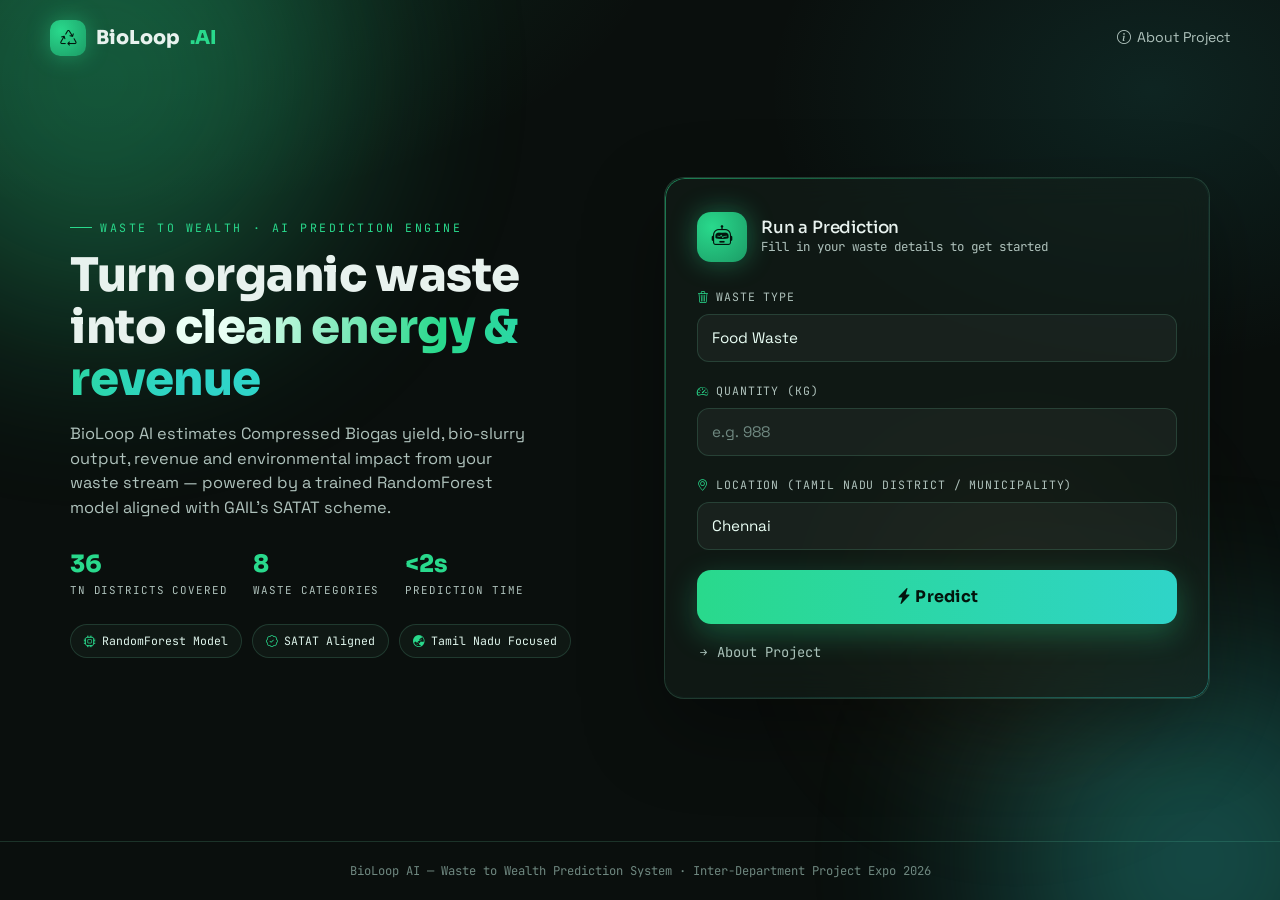
<file: templates/index.html>
<!DOCTYPE html>
<html lang="en">
<head>
<meta charset="UTF-8">
<meta name="viewport" content="width=device-width, initial-scale=1.0">
<title>BioLoop AI — Waste to Wealth Prediction System</title>

<link href="https://cdn.jsdelivr.net/npm/bootstrap@5.3.3/dist/css/bootstrap.min.css" rel="stylesheet">
<link rel="stylesheet" href="https://cdn.jsdelivr.net/npm/bootstrap-icons@1.11.3/font/bootstrap-icons.css">
<link rel="stylesheet" href="https://unpkg.com/aos@2.3.1/dist/aos.css">
<link rel="preconnect" href="https://fonts.googleapis.com">
<link href="https://fonts.googleapis.com/css2?family=Sora:wght@400;600;700;800&family=Space+Grotesk:wght@400;500;600;700&family=JetBrains+Mono:wght@400;500&display=swap" rel="stylesheet">

<style>
:root{
  --void:#0a0f0d;
  --panel:#0f1a16;
  --glass: rgba(20, 34, 28, 0.55);
  --glass-border: rgba(122, 235, 184, 0.16);
  --emerald:#29d98c;
  --emerald-dim:#1c9c66;
  --cyan:#2fd4c8;
  --amber:#f2b84b;
  --mist:#afc2bc;
  --mist-dim:#6f8880;
  --font-display:'Sora', sans-serif;
  --font-body:'Space Grotesk', sans-serif;
  --font-mono:'JetBrains Mono', monospace;
  --radius:20px;
}
*{ box-sizing:border-box; }
html{ scroll-behavior:smooth; }
body{
  background:
    radial-gradient(ellipse 900px 500px at 10% -10%, rgba(41,217,140,0.14), transparent 60%),
    radial-gradient(ellipse 700px 500px at 90% 10%, rgba(47,212,200,0.11), transparent 55%),
    var(--void);
  color:#e8f2ee;
  font-family:var(--font-body);
  min-height:100vh;
  overflow-x:hidden;
  display:flex; flex-direction:column;
}
::selection{ background:var(--emerald); color:#04140d; }
h1,h2,h3,h4,h5{ font-family:var(--font-display); letter-spacing:-0.01em; }
.mono{ font-family:var(--font-mono); }

/* ambient */
.blob{ position:fixed; border-radius:50%; filter:blur(100px); z-index:0; pointer-events:none; opacity:.32; }
.blob-1{ width:480px; height:480px; background:var(--emerald); top:-160px; left:-140px; animation:float1 14s ease-in-out infinite; }
.blob-2{ width:400px; height:400px; background:var(--cyan); bottom:-160px; right:-120px; animation:float2 16s ease-in-out infinite; }
.blob-3{ width:240px; height:240px; background:var(--amber); top:55%; left:70%; opacity:.12; animation:float1 20s ease-in-out infinite reverse; }
@keyframes float1{ 0%,100%{ transform:translate(0,0);} 50%{ transform:translate(40px,50px);} }
@keyframes float2{ 0%,100%{ transform:translate(0,0);} 50%{ transform:translate(-40px,-40px);} }
#particles{ position:fixed; inset:0; z-index:0; pointer-events:none; }
#particles span{
  position:absolute; width:3px; height:3px; border-radius:50%; background:var(--emerald); opacity:.5;
  animation:drift linear infinite;
}
@keyframes drift{ 0%{ transform:translateY(0) translateX(0); opacity:0; } 10%{opacity:.6;} 90%{opacity:.4;} 100%{ transform:translateY(-110vh) translateX(20px); opacity:0; } }

.wrap{ position:relative; z-index:1; max-width:1180px; margin:0 auto; padding:0 20px; width:100%; }

/* topbar */
.topbar{ padding:20px 0; }
.brand{ font-family:var(--font-display); font-weight:800; font-size:1.2rem; display:flex; align-items:center; gap:10px; }
.brand .logo-ring{ width:36px; height:36px; border-radius:10px; display:flex; align-items:center; justify-content:center; background:radial-gradient(circle at 30% 30%, var(--emerald), var(--emerald-dim)); color:#03140c; font-size:1.05rem; box-shadow:0 0 22px rgba(41,217,140,.45); }
.brand .dot{ color:var(--emerald); }
.nav-link-ghost{ color:var(--mist); text-decoration:none; font-size:.88rem; display:flex; align-items:center; gap:6px; transition:.25s; }
.nav-link-ghost:hover{ color:var(--emerald); }

/* main */
main{ flex:1; display:flex; align-items:center; padding:20px 0 60px; }
.hero-copy{ padding-right:20px; }
.eyebrow{ font-family:var(--font-mono); font-size:.72rem; letter-spacing:.22em; text-transform:uppercase; color:var(--emerald); display:flex; align-items:center; gap:.5rem; margin-bottom:14px; }
.eyebrow::before{ content:''; width:22px; height:1px; background:var(--emerald); display:inline-block; }
.hero-copy h1{ font-size:clamp(2.1rem, 4vw, 2.9rem); font-weight:800; line-height:1.12; margin-bottom:16px; }
.hero-copy h1 .grad{ background:linear-gradient(100deg,#eafff5 10%, var(--emerald) 50%, var(--cyan) 85%); -webkit-background-clip:text; background-clip:text; -webkit-text-fill-color:transparent; }
.hero-copy p.lead-sub{ color:var(--mist); font-size:1.02rem; max-width:460px; margin-bottom:26px; }

.stat-row{ display:flex; gap:26px; margin-top:8px; flex-wrap:wrap; }
.stat-row .stat{ }
.stat-row .stat .num{ font-family:var(--font-display); font-weight:800; font-size:1.5rem; color:var(--emerald); }
.stat-row .stat .lbl{ font-family:var(--font-mono); font-size:.68rem; letter-spacing:.08em; text-transform:uppercase; color:var(--mist); }

.chip-row{ display:flex; gap:10px; flex-wrap:wrap; margin-top:26px; }
.mini-chip{ font-family:var(--font-mono); font-size:.72rem; padding:7px 13px; border-radius:20px; background:var(--glass); border:1px solid var(--glass-border); color:#dff5ec; display:inline-flex; align-items:center; gap:6px; }
.mini-chip i{ color:var(--emerald); }

/* form card */
.form-card{
  background:var(--glass); border:1px solid var(--glass-border); border-radius:var(--radius);
  backdrop-filter:blur(16px); -webkit-backdrop-filter:blur(16px);
  padding:34px 32px; position:relative; overflow:hidden;
  box-shadow:0 30px 80px rgba(0,0,0,.35);
}
.form-card::before{
  content:''; position:absolute; inset:0; padding:1px; border-radius:var(--radius);
  background:linear-gradient(135deg, rgba(41,217,140,.55), transparent 45%, rgba(47,212,200,.4));
  -webkit-mask:linear-gradient(#000 0 0) content-box, linear-gradient(#000 0 0);
  -webkit-mask-composite:xor; mask-composite:exclude; pointer-events:none;
}
.form-card .form-head{ display:flex; align-items:center; gap:14px; margin-bottom:26px; }
.form-card .form-head .ic{
  width:50px; height:50px; border-radius:14px; display:flex; align-items:center; justify-content:center;
  background:radial-gradient(circle at 30% 30%, var(--emerald), var(--emerald-dim)); color:#03140c; font-size:1.3rem;
  box-shadow:0 0 26px rgba(41,217,140,.4); animation:pulseGlow 2.6s ease-in-out infinite;
}
@keyframes pulseGlow{ 0%,100%{ box-shadow:0 0 20px rgba(41,217,140,.35);} 50%{ box-shadow:0 0 36px rgba(41,217,140,.7);} }
.form-card .form-head h5{ font-size:1.05rem; margin:0; }
.form-card .form-head .sub{ font-size:.78rem; color:var(--mist); font-family:var(--font-mono); }

.field-label{ font-family:var(--font-mono); font-size:.72rem; letter-spacing:.08em; text-transform:uppercase; color:var(--mist); margin-bottom:8px; display:flex; align-items:center; gap:6px; }
.field-label i{ color:var(--emerald); }

.form-select, .form-control{
  background:rgba(255,255,255,0.04); border:1px solid var(--glass-border); color:#eafff5;
  border-radius:12px; padding:12px 14px; font-family:var(--font-body); font-size:.95rem;
  transition:border-color .25s ease, box-shadow .25s ease, background .25s ease;
}
.form-select:focus, .form-control:focus{
  background:rgba(255,255,255,0.06); border-color:var(--emerald); box-shadow:0 0 0 4px rgba(41,217,140,.15); color:#fff;
}
.form-select option{ background:#0f1a16; color:#eafff5; }
.form-control::placeholder{ color:var(--mist-dim); }
.mb-field{ margin-bottom:20px; }

.btn-predict{
  width:100%; border:none; border-radius:14px; padding:15px; font-family:var(--font-display); font-weight:700;
  font-size:1rem; letter-spacing:.02em; color:#03140c; position:relative; overflow:hidden;
  background:linear-gradient(90deg, var(--emerald), var(--cyan));
  box-shadow:0 10px 30px rgba(41,217,140,.3);
  transition:transform .25s ease, box-shadow .25s ease;
  display:flex; align-items:center; justify-content:center; gap:10px;
}
.btn-predict:hover{ transform:translateY(-2px); box-shadow:0 14px 40px rgba(41,217,140,.45); color:#03140c; }
.btn-predict:active{ transform:translateY(0); }
.btn-predict .ripple{ position:absolute; border-radius:50%; background:rgba(255,255,255,.5); transform:scale(0); animation:rippleAnim .6s linear; pointer-events:none; }
@keyframes rippleAnim{ to{ transform:scale(3); opacity:0; } }
.btn-predict.loading .btn-text{ opacity:0; }
.btn-predict .spinner-ring{ position:absolute; width:20px; height:20px; border-radius:50%; border:2.5px solid rgba(4,20,12,.25); border-top-color:#03140c; opacity:0; animation:spin .8s linear infinite; }
.btn-predict.loading .spinner-ring{ opacity:1; }
@keyframes spin{ to{ transform:rotate(360deg); } }

.about-link{
  display:inline-flex; align-items:center; gap:6px; margin-top:18px; color:var(--mist); text-decoration:none;
  font-size:.86rem; font-family:var(--font-mono); transition:.25s;
}
.about-link:hover{ color:var(--emerald); gap:9px; }

footer{ padding:20px 0; border-top:1px solid var(--glass-border); }
footer .fnote{ text-align:center; color:var(--mist-dim); font-size:.76rem; font-family:var(--font-mono); }

@media (max-width:991px){
  .hero-copy{ padding-right:0; margin-bottom:36px; text-align:center; }
  .hero-copy p.lead-sub{ margin-left:auto; margin-right:auto; }
  .stat-row, .chip-row{ justify-content:center; }
}
</style>
</head>
<body>

<div id="particles"></div>
<div class="blob blob-1"></div>
<div class="blob blob-2"></div>
<div class="blob blob-3"></div>

<div class="wrap topbar d-flex justify-content-between align-items-center">
  <div class="brand"><div class="logo-ring"><i class="bi bi-recycle"></i></div> BioLoop<span class="dot">.AI</span></div>
  <a href="#about" class="nav-link-ghost"><i class="bi bi-info-circle"></i> About Project</a>
</div>

<main>
  <div class="wrap">
    <div class="row align-items-center g-5">

      <!-- LEFT: COPY -->
      <div class="col-lg-6">
        <div class="hero-copy" data-aos="fade-right">
          <div class="eyebrow">WASTE TO WEALTH · AI PREDICTION ENGINE</div>
          <h1>Turn organic waste into <span class="grad">clean energy &amp; revenue</span></h1>
          <p class="lead-sub">BioLoop AI estimates Compressed Biogas yield, bio-slurry output, revenue and environmental impact from your waste stream — powered by a trained RandomForest model aligned with GAIL's SATAT scheme.</p>

          <div class="stat-row">
            <div class="stat"><div class="num">36</div><div class="lbl">TN Districts Covered</div></div>
            <div class="stat"><div class="num">8</div><div class="lbl">Waste Categories</div></div>
            <div class="stat"><div class="num">&lt;2s</div><div class="lbl">Prediction Time</div></div>
          </div>

          <div class="chip-row">
            <span class="mini-chip"><i class="bi bi-cpu"></i> RandomForest Model</span>
            <span class="mini-chip"><i class="bi bi-patch-check"></i> SATAT Aligned</span>
            <span class="mini-chip"><i class="bi bi-globe-asia-australia"></i> Tamil Nadu Focused</span>
          </div>
        </div>
      </div>

      <!-- RIGHT: FORM -->
      <div class="col-lg-6">
        <div class="form-card" data-aos="fade-left">
          <div class="form-head">
            <div class="ic"><i class="bi bi-robot"></i></div>
            <div>
              <h5>Run a Prediction</h5>
              <div class="sub">Fill in your waste details to get started</div>
            </div>
          </div>

          <form id="predictForm" action="/predict" method="POST">

            <div class="mb-field">
              <label class="field-label" for="waste_type"><i class="bi bi-trash3"></i> Waste Type</label>
              <select class="form-select" id="waste_type" name="waste_type" required>
                <option value="Food Waste" selected>Food Waste</option>
                <option value="Vegetable Market Waste">Vegetable Market Waste</option>
                <option value="Fruit Waste">Fruit Waste</option>
                <option value="Poultry Waste">Poultry Waste</option>
                <option value="Dairy Waste">Dairy Waste</option>
                <option value="Slaughterhouse Waste">Slaughterhouse Waste</option>
                <option value="Agricultural Residue">Agricultural Residue</option>
                <option value="Municipal Solid Waste">Municipal Solid Waste (Wet Fraction)</option>
              </select>
            </div>

            <div class="mb-field">
              <label class="field-label" for="quantity"><i class="bi bi-speedometer2"></i> Quantity (kg)</label>
              <input type="number" class="form-control" id="quantity" name="quantity" placeholder="e.g. 988" min="1" step="0.1" required>
            </div>

            <div class="mb-field">
              <label class="field-label" for="location"><i class="bi bi-geo-alt"></i> Location (Tamil Nadu District / Municipality)</label>
              <select class="form-select" id="location" name="location" required>
                <option value="Chennai" selected>Chennai</option>
                <option value="Coimbatore">Coimbatore</option>
                <option value="Madurai">Madurai</option>
                <option value="Tiruchirappalli">Tiruchirappalli (Trichy)</option>
                <option value="Salem">Salem</option>
                <option value="Tirunelveli">Tirunelveli</option>
                <option value="Tiruppur">Tiruppur</option>
                <option value="Erode">Erode</option>
                <option value="Vellore">Vellore</option>
                <option value="Thoothukudi">Thoothukudi (Tuticorin)</option>
                <option value="Dindigul">Dindigul</option>
                <option value="Thanjavur">Thanjavur</option>
                <option value="Ranipet">Ranipet</option>
                <option value="Sivakasi">Sivakasi</option>
                <option value="Karur">Karur</option>
                <option value="Udhagamandalam">Udhagamandalam (Ooty)</option>
                <option value="Hosur">Hosur</option>
                <option value="Nagercoil">Nagercoil</option>
                <option value="Kanchipuram">Kanchipuram</option>
                <option value="Kumbakonam">Kumbakonam</option>
                <option value="Cuddalore">Cuddalore</option>
                <option value="Chengalpattu">Chengalpattu</option>
                <option value="Namakkal">Namakkal</option>
                <option value="Karaikudi">Karaikudi</option>
                <option value="Pollachi">Pollachi</option>
                <option value="Rajapalayam">Rajapalayam</option>
                <option value="Pudukkottai">Pudukkottai</option>
                <option value="Virudhunagar">Virudhunagar</option>
                <option value="Krishnagiri">Krishnagiri</option>
                <option value="Dharmapuri">Dharmapuri</option>
                <option value="Ariyalur">Ariyalur</option>
                <option value="Perambalur">Perambalur</option>
                <option value="Nagapattinam">Nagapattinam</option>
                <option value="Tiruvannamalai">Tiruvannamalai</option>
                <option value="Villupuram">Villupuram</option>
                <option value="Theni">Theni</option>
                <option value="Ramanathapuram">Ramanathapuram</option>
              </select>
            </div>

            <button type="submit" class="btn-predict" id="predictBtn">
              <span class="btn-text"><i class="bi bi-lightning-charge-fill"></i> Predict</span>
              <span class="spinner-ring"></span>
            </button>
          </form>

          <a href="#about" class="about-link"><i class="bi bi-arrow-right-short"></i> About Project</a>
        </div>
      </div>

    </div>
  </div>
</main>

<footer>
  <div class="wrap fnote">BioLoop AI — Waste to Wealth Prediction System · Inter-Department Project Expo 2026</div>
</footer>

<script src="https://cdn.jsdelivr.net/npm/bootstrap@5.3.3/dist/js/bootstrap.bundle.min.js" defer></script>
<script src="https://unpkg.com/aos@2.3.1/dist/aos.js" defer></script>
<script>
document.addEventListener('DOMContentLoaded', function(){
  if(window.AOS){ AOS.init({ duration: 700, once: true, easing: 'ease-out-cubic' }); }

  /* ambient rising particles */
  const field = document.getElementById('particles');
  const count = window.innerWidth < 768 ? 16 : 30;
  for(let i=0;i<count;i++){
    const s = document.createElement('span');
    s.style.left = Math.random()*100 + 'vw';
    s.style.bottom = -10 + 'px';
    s.style.animationDuration = (8 + Math.random()*10) + 's';
    s.style.animationDelay = (Math.random()*10) + 's';
    s.style.opacity = (0.2 + Math.random()*0.5);
    field.appendChild(s);
  }

  /* ripple on predict button */
  const btn = document.getElementById('predictBtn');
  btn.addEventListener('click', function(e){
    const circle = document.createElement('span');
    const d = Math.max(btn.clientWidth, btn.clientHeight);
    circle.style.width = circle.style.height = d + 'px';
    circle.style.left = (e.clientX - btn.getBoundingClientRect().left - d/2) + 'px';
    circle.style.top = (e.clientY - btn.getBoundingClientRect().top - d/2) + 'px';
    circle.classList.add('ripple');
    btn.appendChild(circle);
    setTimeout(()=>circle.remove(), 650);
  });

  /* loading state on submit — form still posts normally to Flask */
  document.getElementById('predictForm').addEventListener('submit', function(){
    btn.classList.add('loading');
    btn.disabled = true;
  });
});
</script>
</body>
</html>
</file>
